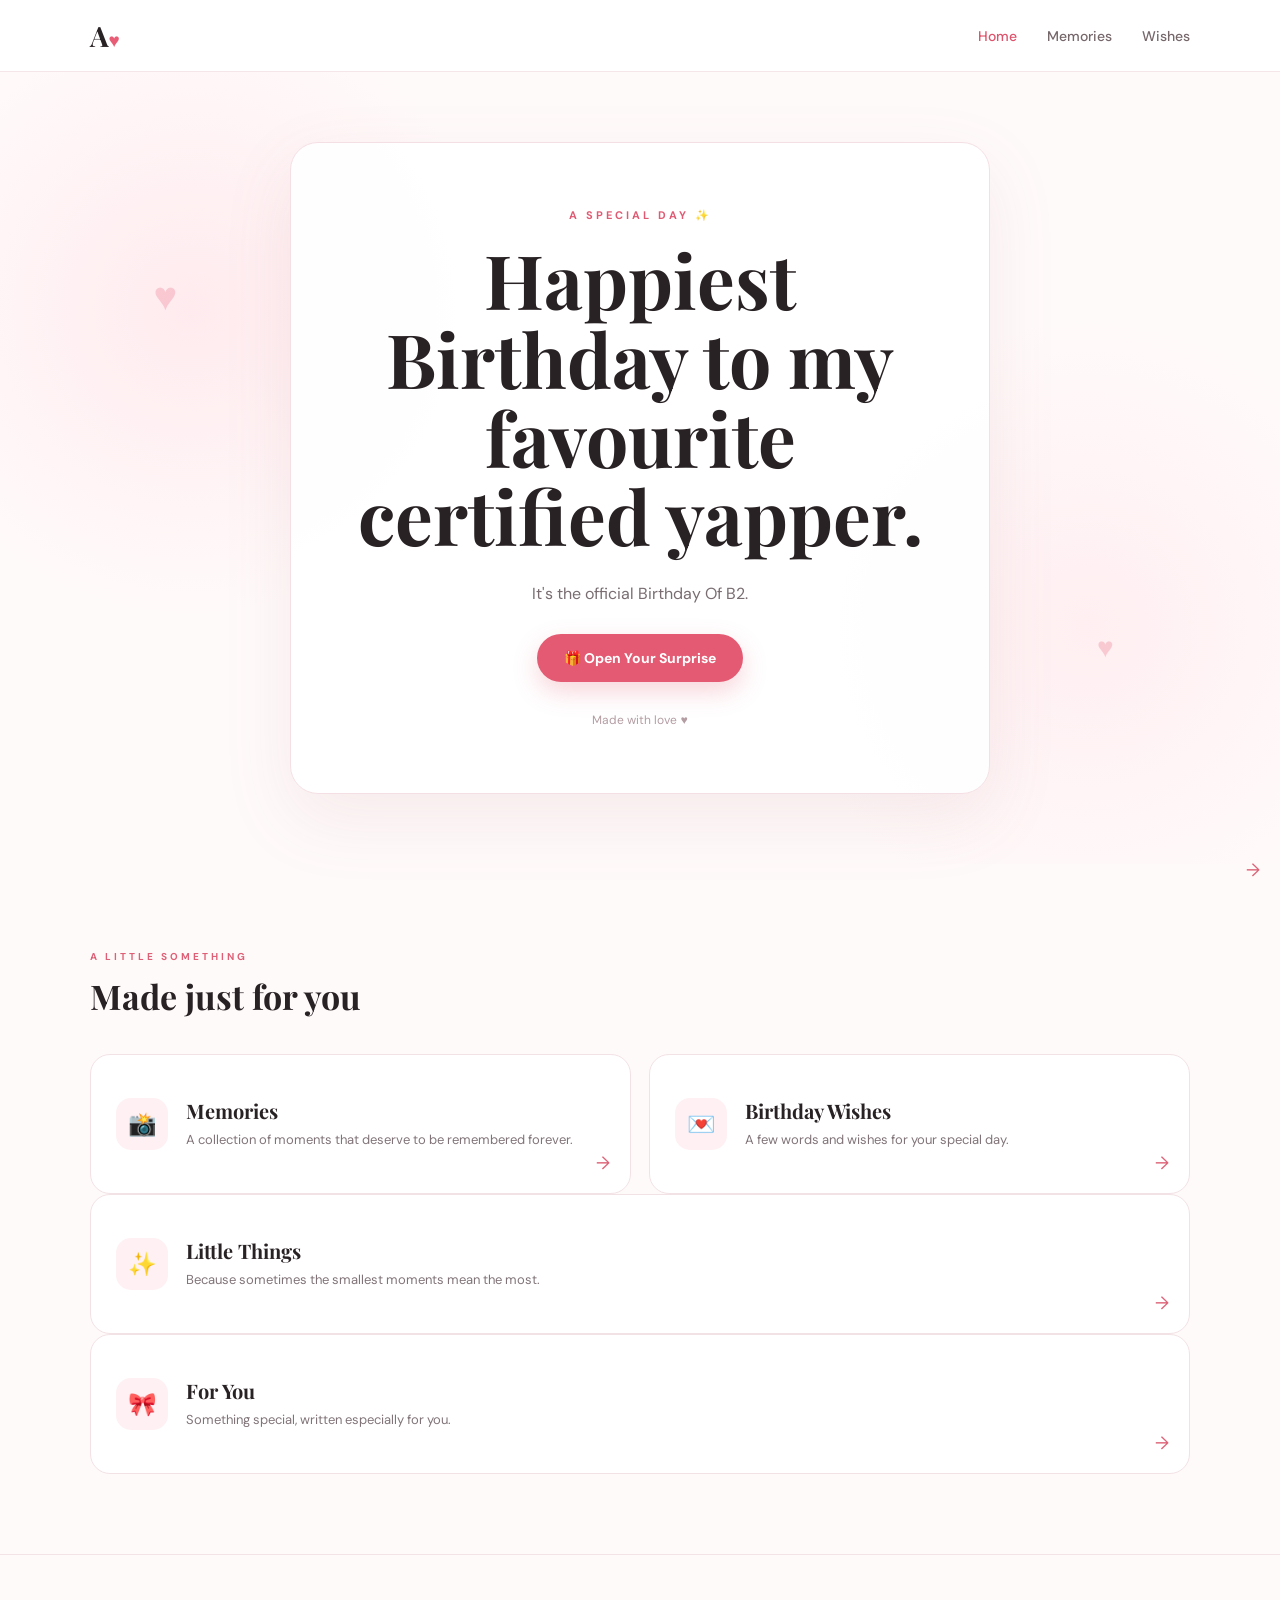
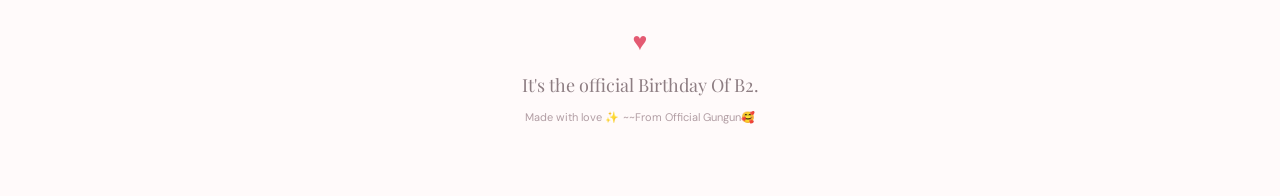
<file: index.html>
<!DOCTYPE html>
<html lang="en">
<head>
    <meta charset="UTF-8">
    <meta name="viewport" content="width=device-width, initial-scale=1.0">
    <title>Happiest Birthday B2 💗</title>

    <link rel="preconnect" href="https://fonts.googleapis.com">
    <link rel="preconnect" href="https://fonts.gstatic.com" crossorigin>
    <link href="https://fonts.googleapis.com/css2?family=DM+Sans:wght@400;500;600;700&family=Playfair+Display:wght@600;700&display=swap" rel="stylesheet">

    <link rel="stylesheet" href="style.css">
</head>

<body>

    <div id="celebration"></div>

    <header class="topbar">
        <div class="logo">A<span>♥</span></div>

        <nav>
            <a href="index.html" class="active">Home</a>
            <a href="#memories">Memories</a>
            <a href="#wishes">Wishes</a>
        </nav>
    </header>

    <main>

        <section class="hero">

            <div class="hero-decoration heart-one">♥</div>
            <div class="hero-decoration heart-two">♥</div>

            <div class="main-card">

                <div class="small-label">A SPECIAL DAY ✨</div>

                <h1>
                    Happiest Birthday to my<br>
                    favourite certified yapper.
                </h1>

                <p class="hero-text">
                    It's the official Birthday Of B2.
                </p>

                <button class="surprise-btn" onclick="startSurprise()">
                    <span>🎁</span> Open Your Surprise
                </button>

                <div class="card-bottom">
                    Made with love ♥
                </div>

            </div>

        </section>

        <section class="cards-section">

            <div class="section-heading">
                <span>A LITTLE SOMETHING</span>
                <h2>Made just for you</h2>
            </div>

            <div class="cards-grid" id="memories">

                <div class="info-card memories-card"
     onclick="window.location.href='memories.html'"
     style="cursor: pointer;">

    <div class="card-icon">📸</div>

    <div>
        <h3>Memories</h3>
        <p>
            A collection of moments that
            deserve to be remembered forever.
        </p>
    </div>

    <div class="card-arrow">→</div>

                </div>

                <div class="info-card" id="wishes" onclick="window.location.href='wishes.html'" style="cursor: pointer;">

    <div class="card-icon">💌</div>

    <div>
        <h3>Birthday Wishes</h3>
        <p>
            A few words and wishes for
            your special day.
        </p>
    </div>

    <div class="card-arrow">→</div>

                </div>

                    <div class="card-arrow">→</div>

                </div>

                <div class="info-card"
     onclick="window.location.href='little-things.html'"
     style="cursor: pointer;">

    <div class="card-icon">✨</div>

    <div>
        <h3>Little Things</h3>
        <p>
            Because sometimes the smallest
            moments mean the most.
        </p>
    </div>

    <div class="card-arrow">→</div>

                </div>

                <div class="info-card"
     onclick="window.location.href='for-you.html'"
     style="cursor: pointer;">

    <div class="card-icon">🎀</div>

    <div>
        <h3>For You</h3>
        <p>
            Something special, written
            especially for you.
        </p>
    </div>

    <div class="card-arrow">→</div>


            </div>

        </section>

        <footer>
            <div class="footer-heart">♥</div>
            <p>It's the official Birthday Of B2.</p>
            <small>Made with love ✨</small>
            <small>~~From Official Gungun🥰</small>
        </footer>

    </main>

    <script src="script.js"></script>

</body>
</html>
</file>
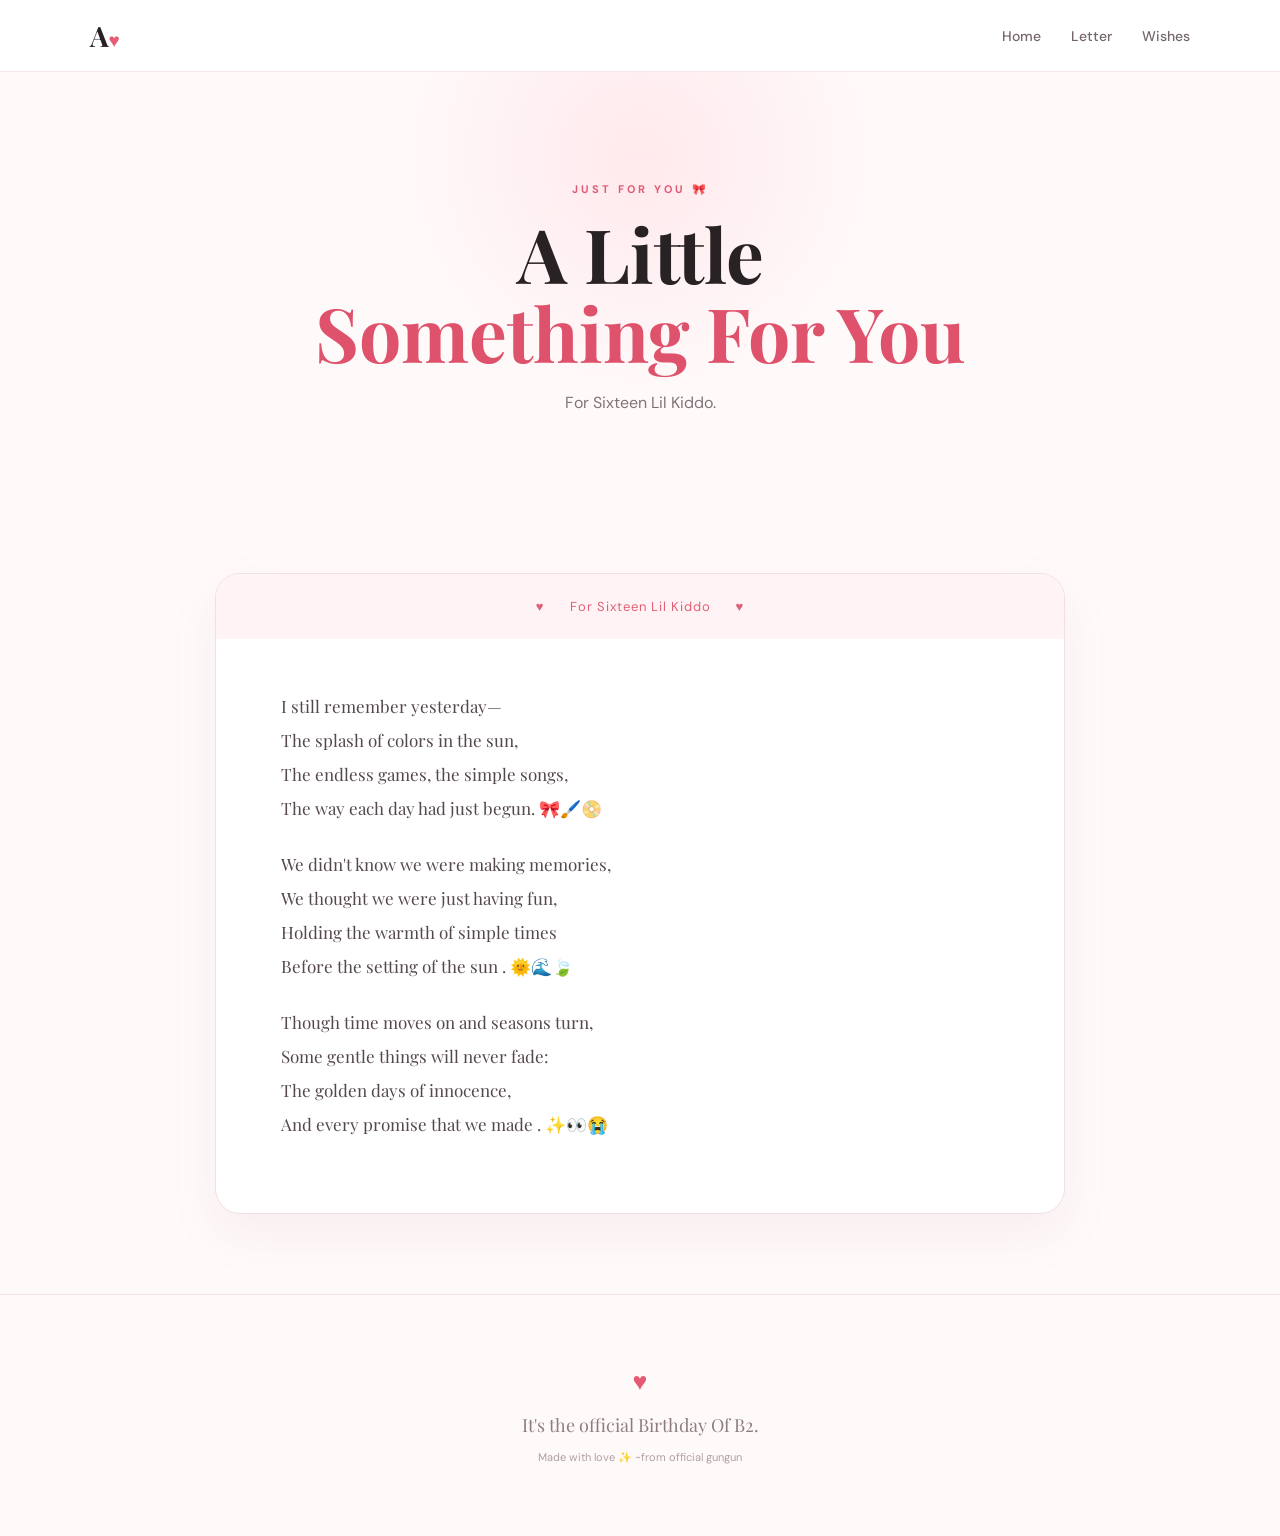
<file: for-you.html>
<!DOCTYPE html>
<html lang="en">

<head>
    <meta charset="UTF-8">
    <meta name="viewport" content="width=device-width, initial-scale=1.0">

    <title>For You 🎀</title>

    <link rel="preconnect" href="https://fonts.googleapis.com">
    <link rel="preconnect" href="https://fonts.gstatic.com" crossorigin>

    <link href="https://fonts.googleapis.com/css2?family=DM+Sans:wght@400;500;600;700&family=Playfair+Display:wght@600;700&display=swap" rel="stylesheet">

    <link rel="stylesheet" href="style.css">
</head>

<body>

    <div id="celebration"></div>

    <header class="topbar">

        <div class="logo">A<span>♥</span></div>

        <nav>
            <a href="index.html">Home</a>
            <a href="surprise.html">Letter</a>
            <a href="wishes.html">Wishes</a>
        </nav>

    </header>


    <main>

        <section class="inner-hero">

            <div class="small-label">JUST FOR YOU 🎀</div>

            <h1>
                A Little<br>
                <span>Something For You</span>
            </h1>

            <p>
                For Sixteen Lil Kiddo.
            </p>

        </section>


        <section class="content-section">

            <div class="letter-card">

                <div class="letter-top">
                    <span>♥</span>
                    <span>For Sixteen Lil Kiddo</span>
                    <span>♥</span>
                </div>


                <div class="letter-content">

                    <p>
                        I still remember yesterday—<br>
                        The splash of colors in the sun,<br>
                        The endless games, the simple songs,<br>
                        The way each day had just begun. 🎀🖌️📀
                    </p>

                    <p>
                        We didn't know we were making memories,<br>
                        We thought we were just having fun,<br>
                        Holding the warmth of simple times<br>
                        Before the setting of the sun . 🌞🌊🍃
                    </p>

                    <p>
                        Though time moves on and seasons turn,<br>
                        Some gentle things will never fade:<br>
                        The golden days of innocence,<br>
                        And every promise that we made . ✨👀😭
                    </p>

                </div>

            </div>

        </section>


        <footer>

            <div class="footer-heart">♥</div>

            <p>
                It's the official Birthday Of B2.
            </p>

            <small>
                Made with love ✨
            </small>

            <small>
                ~from official gungun
            </small>

        </footer>

    </main>


    <script src="script.js"></script>

</body>

</html>
</file>
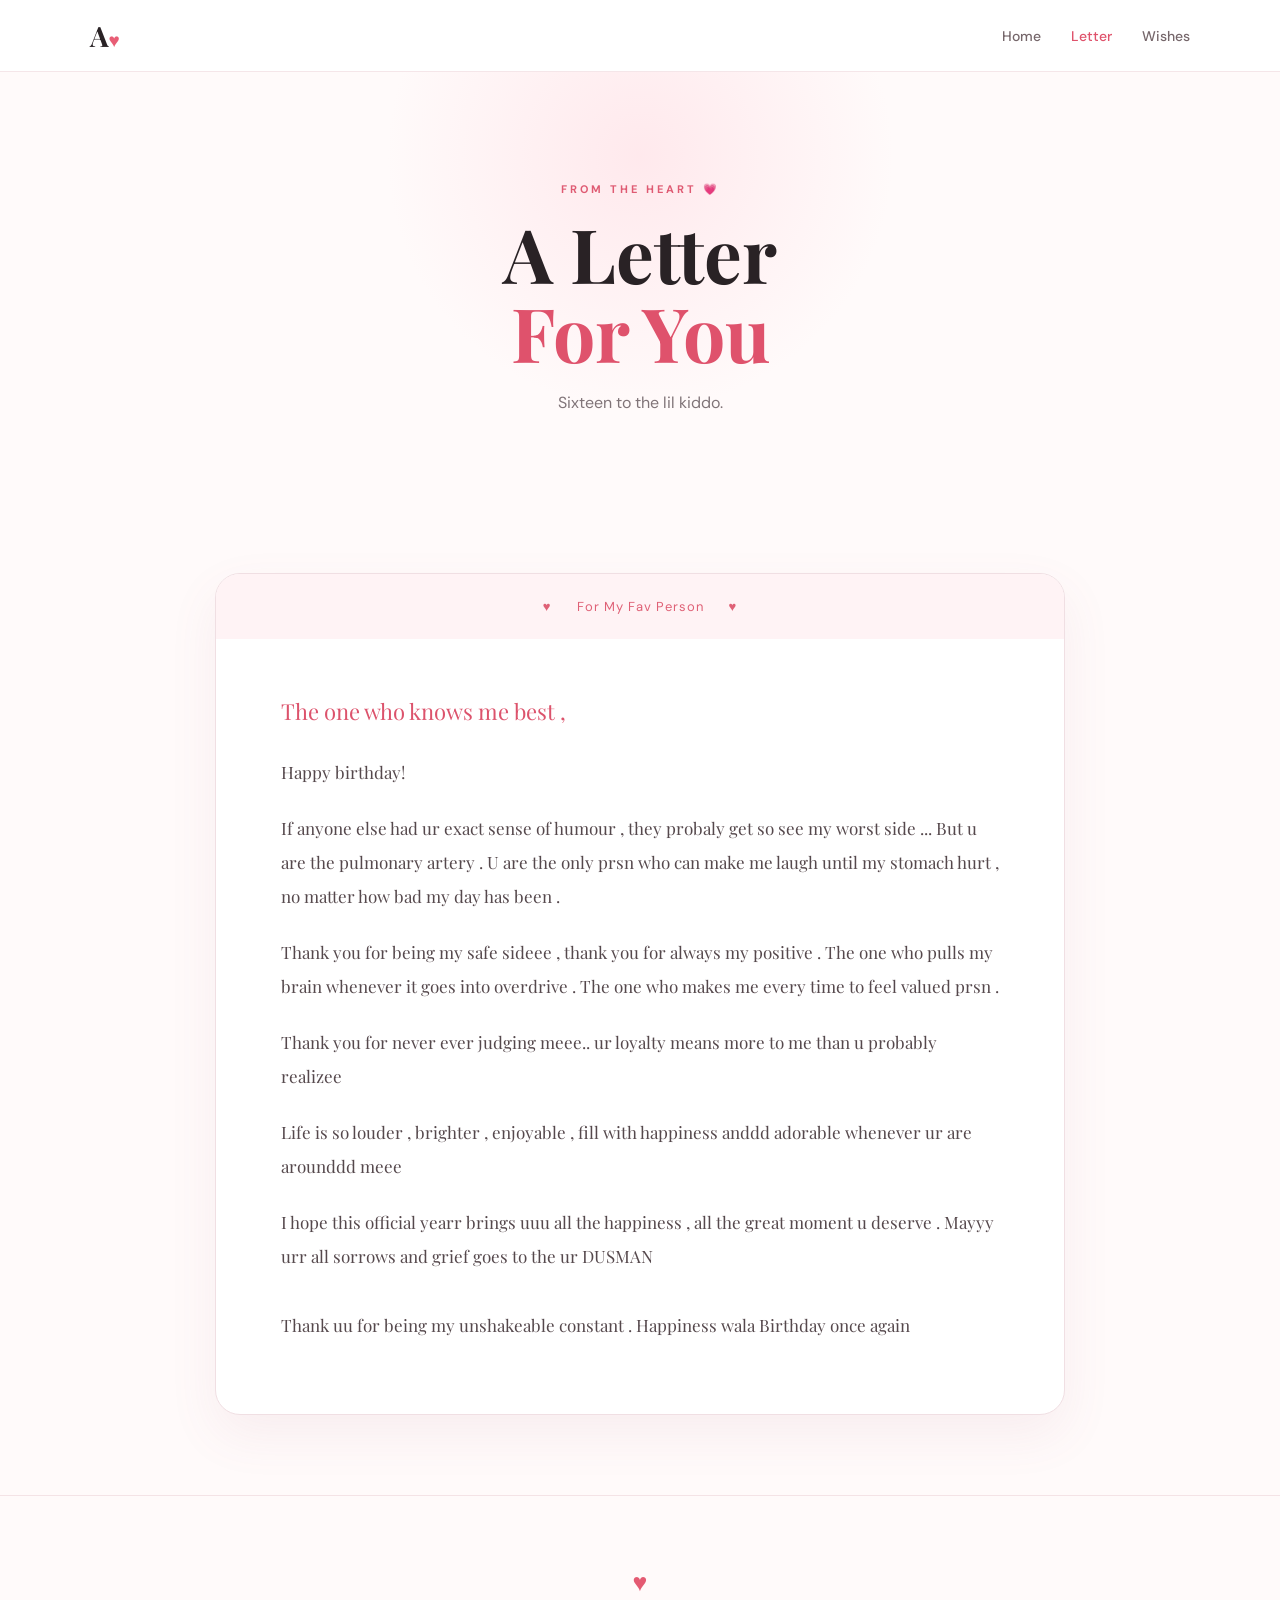
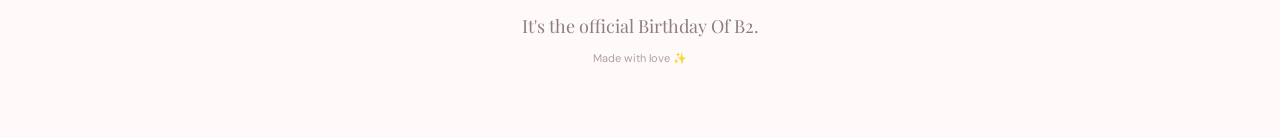
<file: letter.html>
<!DOCTYPE html>
<html lang="en">
<head>
    <meta charset="UTF-8">
    <meta name="viewport" content="width=device-width, initial-scale=1.0">

    <title>A Letter For You 💌</title>

    <link rel="preconnect" href="https://fonts.googleapis.com">
    <link rel="preconnect" href="https://fonts.gstatic.com" crossorigin>
    <link href="https://fonts.googleapis.com/css2?family=DM+Sans:wght@400;500;600;700&family=Playfair+Display:wght@600;700&display=swap" rel="stylesheet">

    <link rel="stylesheet" href="style.css">
</head>

<body>

    <div id="celebration"></div>

    <header class="topbar">

        <div class="logo">A<span>♥</span></div>

        <nav>
            <a href="index.html">Home</a>
            <a href="surprise.html" class="active">Letter</a>
            <a href="wishes.html">Wishes</a>
        </nav>

    </header>


    <main>

        <section class="inner-hero">

            <div class="small-label">FROM THE HEART 💗</div>

            <h1>
                A Letter<br>
                <span>For You</span>
            </h1>

            <p>
                Sixteen to the lil kiddo.
            </p>

        </section>


        <section class="content-section">

            <div class="letter-card">

                <div class="letter-top">
                    <span>♥</span>
                    <span>For My Fav Person </span>
                    <span>♥</span>
                </div>


                <div class="letter-content">

                    <p class="letter-greeting">
                        The one who knows me best ,
                    </p>

                    <p>
                        Happy birthday!
                    </p>

                    <p>
                        If anyone else had ur exact sense of humour ,
                        they probaly get so see my worst side ...
                        But u are the pulmonary artery . U are the only
                        prsn who can make me laugh until my stomach hurt ,
                        no matter how bad my day has been .
                    </p>

                    <p>
                        Thank you for being my safe sideee ,
                        thank you for always my positive .
                        The one who pulls my brain whenever it goes into overdrive .
                        The one who makes me every time to feel valued prsn .
                    </p>

                    <p>
                        Thank you for never ever judging meee..
                        ur loyalty means more to me than u probably realizee
                    </p>

                    <p>
                        Life is so louder , brighter , enjoyable ,
                        fill with happiness anddd adorable whenever ur are arounddd meee
                    </p>

                    <p>
                        I hope this official yearr brings uuu all the happiness ,
                        all the great moment u deserve .
                        Mayyy urr all sorrows and grief goes to the ur DUSMAN
                    </p>

                    <p class="letter-ending">
                        Thank uu for being my unshakeable constant .
                        Happiness wala Birthday once again
                    </p>

                </div>

            </div>

        </section>


        <footer>

            <div class="footer-heart">♥</div>

            <p>
                It's the official Birthday Of B2.
            </p>

            <small>
                Made with love ✨
            </small>

        </footer>

    </main>


    <script src="script.js"></script>

</body>
</html>
</file>
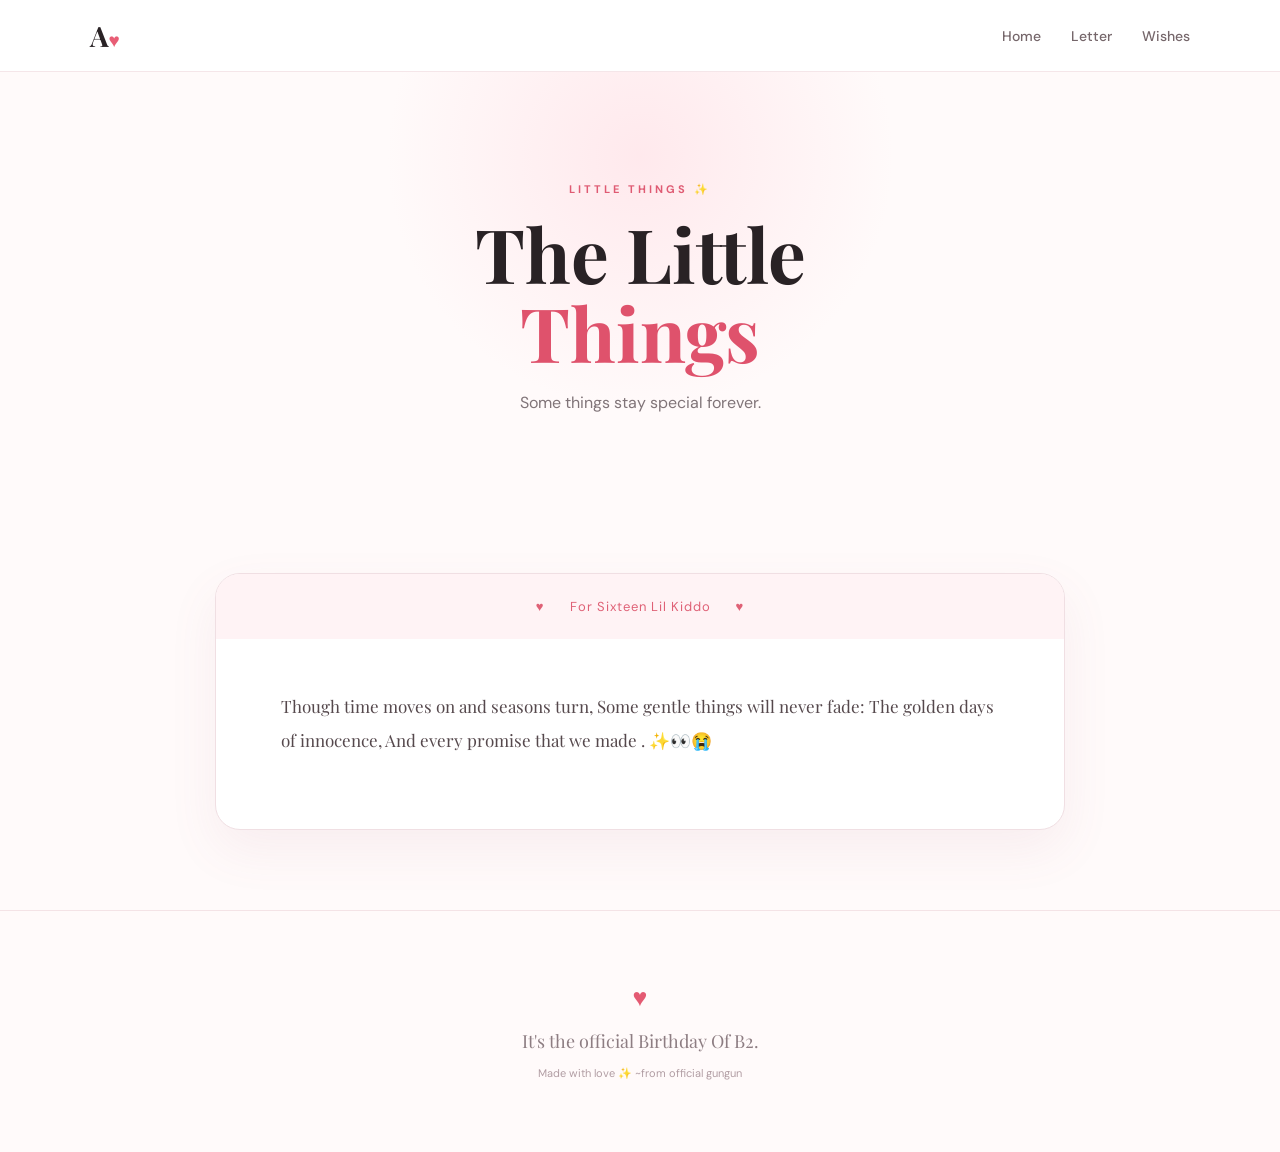
<file: little-things.html>
<!DOCTYPE html>
<html lang="en">

<head>
    <meta charset="UTF-8">
    <meta name="viewport" content="width=device-width, initial-scale=1.0">

    <title>Little Things ✨</title>

    <link rel="preconnect" href="https://fonts.googleapis.com">
    <link rel="preconnect" href="https://fonts.gstatic.com" crossorigin>

    <link href="https://fonts.googleapis.com/css2?family=DM+Sans:wght@400;500;600;700&family=Playfair+Display:wght@600;700&display=swap" rel="stylesheet">

    <link rel="stylesheet" href="style.css">
</head>

<body>

    <div id="celebration"></div>

    <header class="topbar">

        <div class="logo">A<span>♥</span></div>

        <nav>
            <a href="index.html">Home</a>
            <a href="surprise.html">Letter</a>
            <a href="wishes.html">Wishes</a>
        </nav>

    </header>


    <main>

        <section class="inner-hero">

            <div class="small-label">LITTLE THINGS ✨</div>

            <h1>
                The Little<br>
                <span>Things</span>
            </h1>

            <p>
                Some things stay special forever.
            </p>

        </section>


        <section class="content-section">

            <div class="letter-card">

                <div class="letter-top">
                    <span>♥</span>
                    <span>For Sixteen Lil Kiddo</span>
                    <span>♥</span>
                </div>

                <div class="letter-content">

                    <p>
                        Though time moves on and seasons turn,
                        Some gentle things will never fade:
                        The golden days of innocence,
                        And every promise that we made . ✨👀😭
                    </p>

                </div>

            </div>

        </section>


        <footer>

            <div class="footer-heart">♥</div>

            <p>
                It's the official Birthday Of B2.
            </p>

            <small>
                Made with love ✨
            </small>

            <small>
                ~from official gungun
            </small>

        </footer>

    </main>


    <script src="script.js"></script>

</body>

</html>
</file>
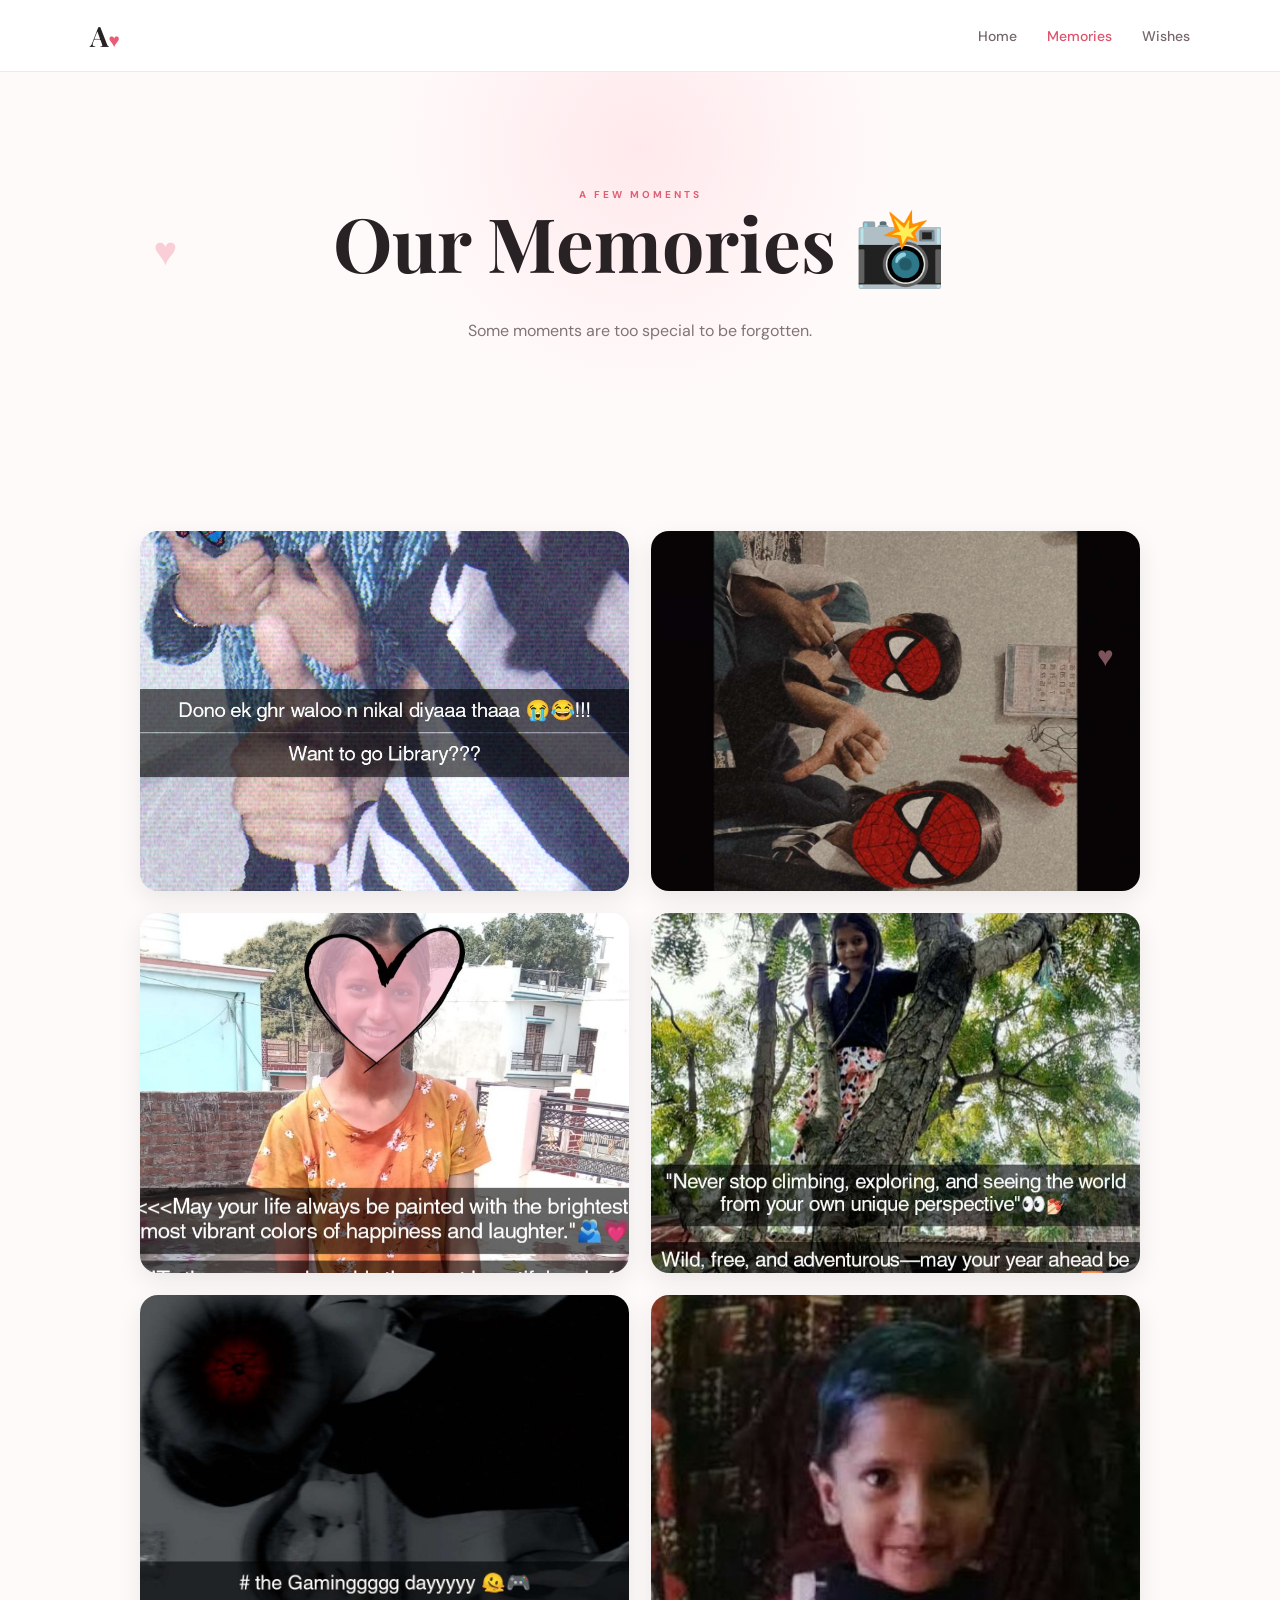
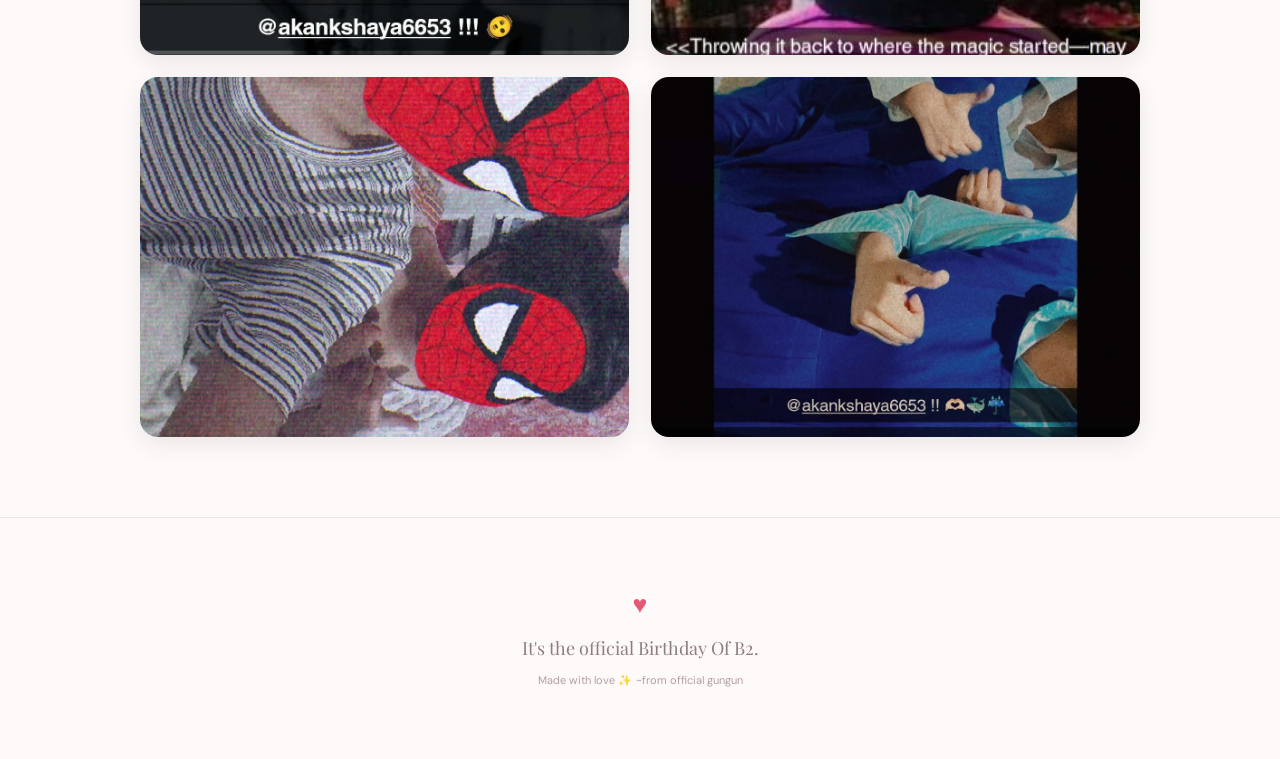
<file: memories.html>
<!DOCTYPE html>
<html lang="en">
<head>
    <meta charset="UTF-8">
    <meta name="viewport" content="width=device-width, initial-scale=1.0">

    <title>Memories 💗</title>

    <link rel="preconnect" href="https://fonts.googleapis.com">
    <link rel="preconnect" href="https://fonts.gstatic.com" crossorigin>

    <link href="https://fonts.googleapis.com/css2?family=DM+Sans:wght@400;500;600;700&family=Playfair+Display:wght@600;700&display=swap" rel="stylesheet">

    <link rel="stylesheet" href="style.css">
</head>

<body>

    <header class="topbar">

        <div class="logo">A<span>♥</span></div>

        <nav>
            <a href="index.html">Home</a>
            <a href="memories.html" class="active">Memories</a>
            <a href="wishes.html">Wishes</a>
        </nav>

    </header>


    <main>

        <section class="inner-hero">

            <div class="hero-decoration heart-one">♥</div>
            <div class="hero-decoration heart-two">♥</div>

            <div class="section-heading">
                <span>A FEW MOMENTS</span>
                <h1>Our Memories 📸</h1>
            </div>

            <p class="hero-text">
                Some moments are too special to be forgotten.
            </p>

        </section>


        <section class="content-section">

            <div class="photo-grid">

                <div class="memory-photo">
                    <img src="photos/photo1.jpg" alt="Memory 1">
                </div>

                <div class="memory-photo">
                    <img src="photos/photo2.jpg" alt="Memory 2">
                </div>

                <div class="memory-photo">
                    <img src="photos/photo3.jpg" alt="Memory 3">
                </div>

                <div class="memory-photo">
                    <img src="photos/photo4.jpg" alt="Memory 4">
                </div>

                <div class="memory-photo">
                    <img src="photos/photo5.jpg" alt="Memory 5">
                </div>

                <div class="memory-photo">
                    <img src="photos/photo6.jpg" alt="Memory 6">
                </div>

                <div class="memory-photo">
                    <img src="photos/photo7.jpg" alt="Memory 7">
                </div>

                <div class="memory-photo">
                    <img src="photos/photo8.jpg" alt="Memory 8">
                </div>

            </div>

        </section>


        <footer>

            <div class="footer-heart">♥</div>

            <p>It's the official Birthday Of B2.</p>

            <small>Made with love ✨</small>

            <small>~from official gungun</small>

        </footer>

    </main>

</body>
</html>
</file>
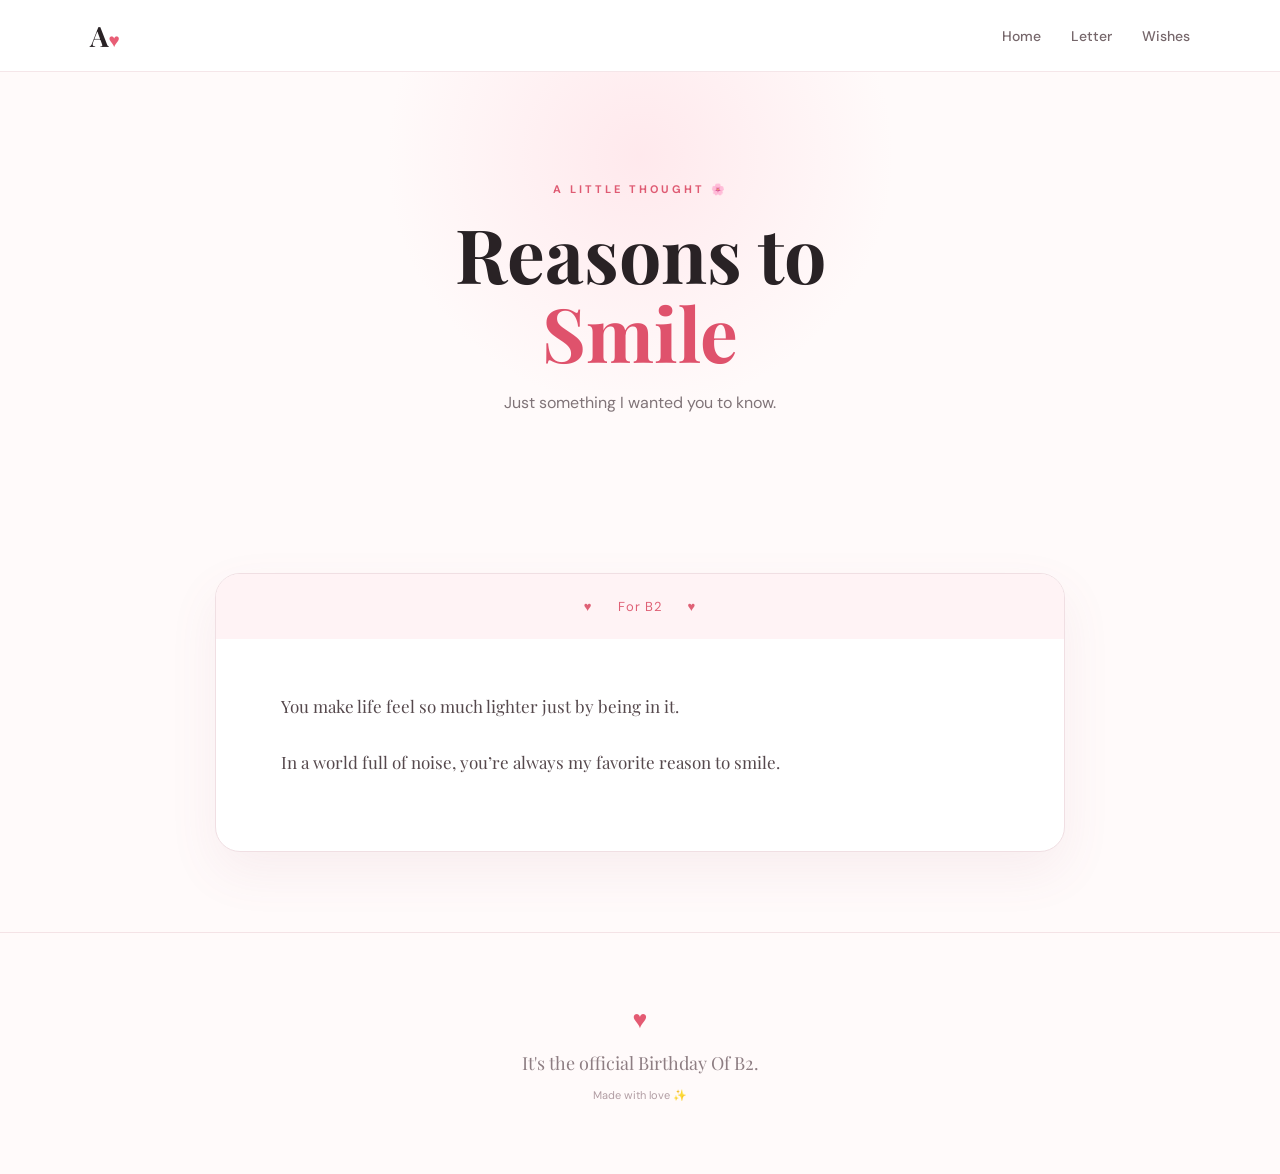
<file: smile.html>
<!DOCTYPE html>
<html lang="en">
<head>
    <meta charset="UTF-8">
    <meta name="viewport" content="width=device-width, initial-scale=1.0">

    <title>Reasons to Smile 🌸</title>

    <link rel="preconnect" href="https://fonts.googleapis.com">
    <link rel="preconnect" href="https://fonts.gstatic.com" crossorigin>
    <link href="https://fonts.googleapis.com/css2?family=DM+Sans:wght@400;500;600;700&family=Playfair+Display:wght@600;700&display=swap" rel="stylesheet">

    <link rel="stylesheet" href="style.css">
</head>

<body>

    <div id="celebration"></div>

    <header class="topbar">

        <div class="logo">A<span>♥</span></div>

        <nav>
            <a href="index.html">Home</a>
            <a href="surprise.html">Letter</a>
            <a href="wishes.html">Wishes</a>
        </nav>

    </header>


    <main>

        <section class="inner-hero">

            <div class="small-label">A LITTLE THOUGHT 🌸</div>

            <h1>
                Reasons to<br>
                <span>Smile</span>
            </h1>

            <p>
                Just something I wanted you to know.
            </p>

        </section>


        <section class="content-section">

            <div class="letter-card">

                <div class="letter-top">
                    <span>♥</span>
                    <span>For B2</span>
                    <span>♥</span>
                </div>

                <div class="letter-content">

                    <p>
                        You make life feel so much lighter just by being in it.
                    </p>

                    <p>
                        In a world full of noise, you’re always my favorite
                        reason to smile.
                    </p>

                </div>

            </div>

        </section>


        <footer>

            <div class="footer-heart">♥</div>

            <p>
                It's the official Birthday Of B2.
            </p>

            <small>
                Made with love ✨
            </small>

        </footer>

    </main>

    <script src="script.js"></script>

</body>
</html>
</file>
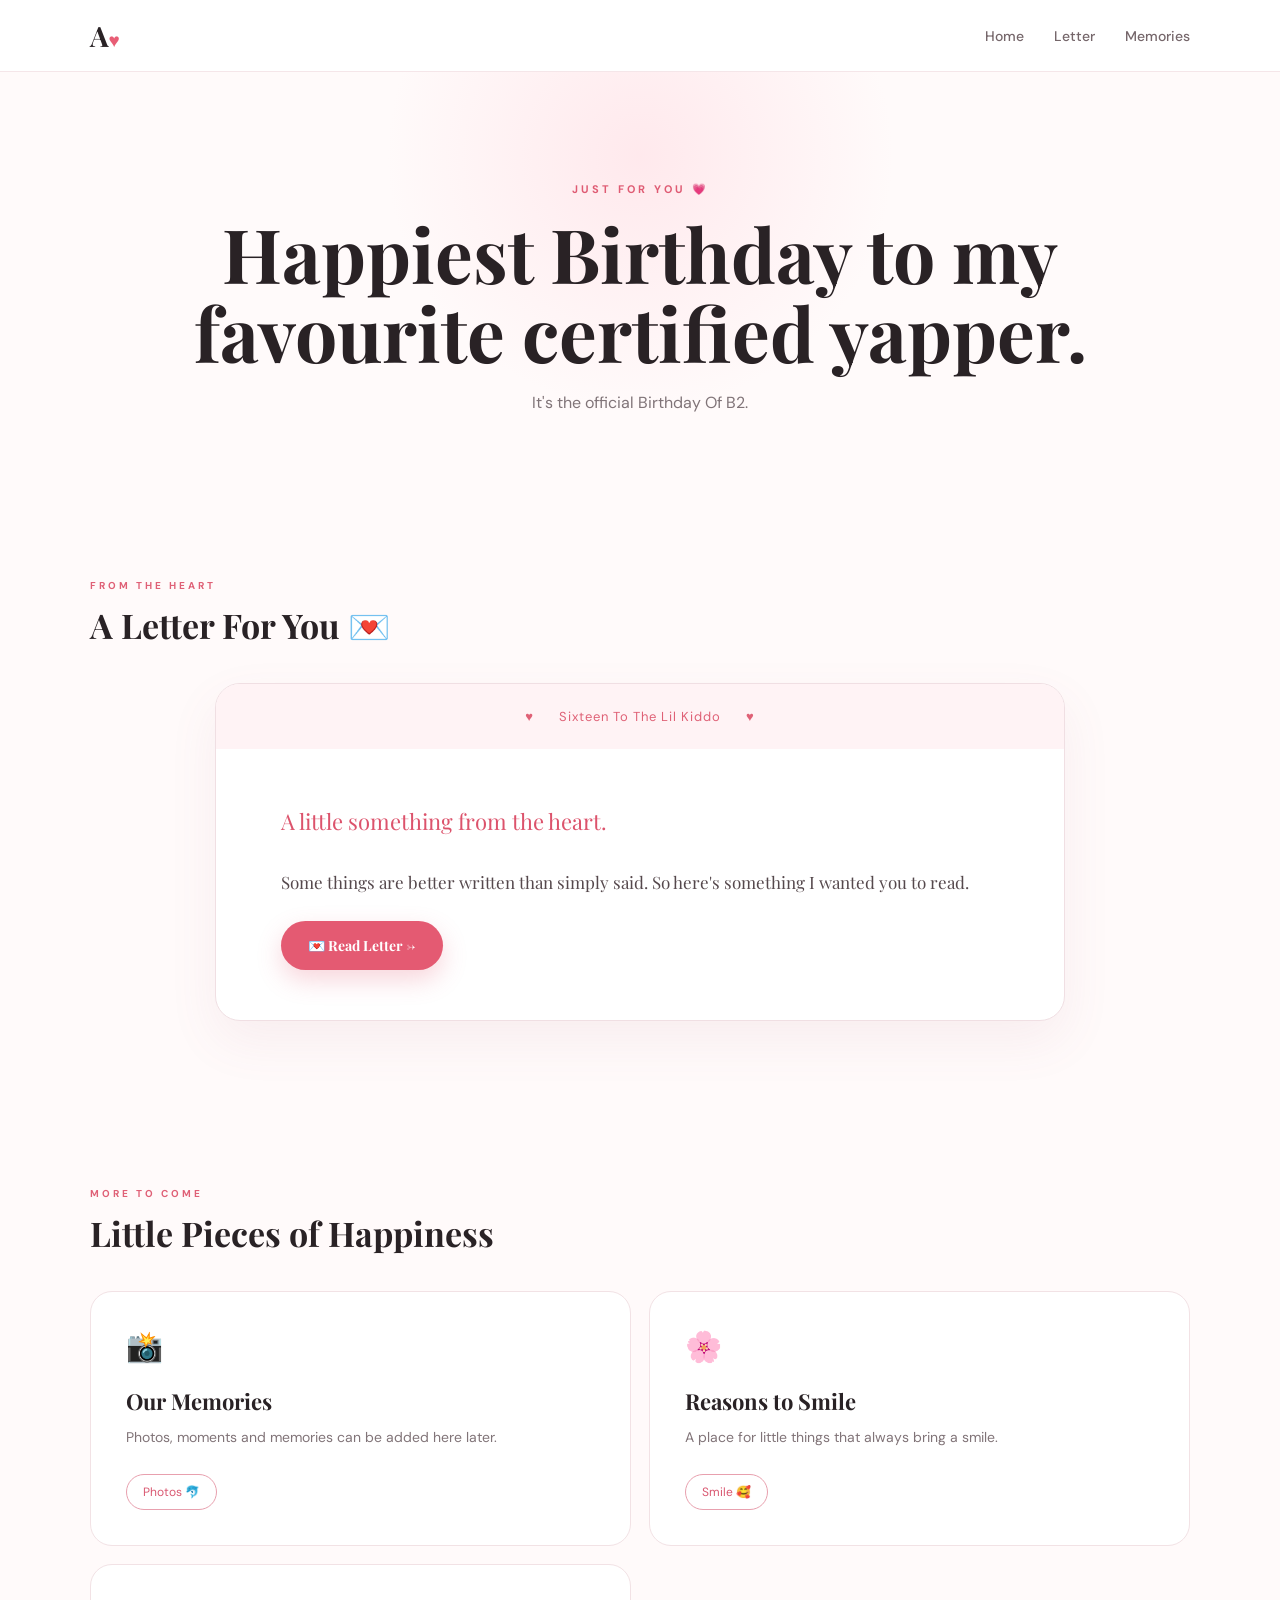
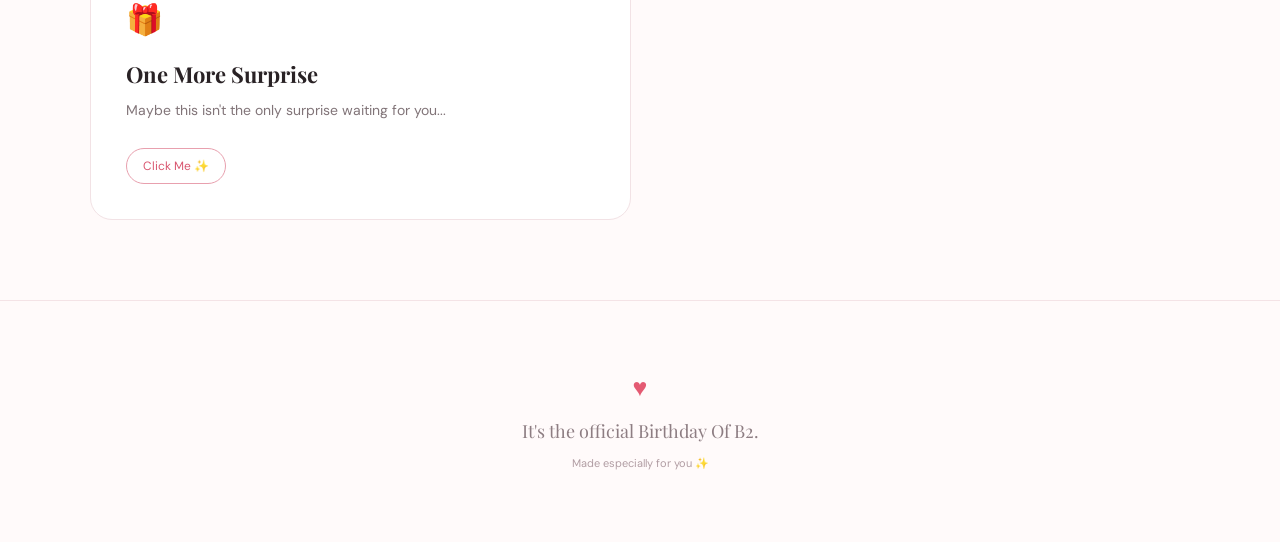
<file: surprise.html>
<!DOCTYPE html>
<html lang="en">
<head>
    <meta charset="UTF-8">
    <meta name="viewport" content="width=device-width, initial-scale=1.0">

    <title>It's the official Birthday Of B2 💌</title>

    <link rel="preconnect" href="https://fonts.googleapis.com">
    <link rel="preconnect" href="https://fonts.gstatic.com" crossorigin>
    <link href="https://fonts.googleapis.com/css2?family=DM+Sans:wght@400;500;600;700&family=Playfair+Display:wght@600;700&display=swap" rel="stylesheet">

    <link rel="stylesheet" href="style.css">
</head>

<body>

    <div id="celebration"></div>

    <header class="topbar">

        <div class="logo">A<span>♥</span></div>

        <nav>
            <a href="index.html">Home</a>
            <a href="#letter">Letter</a>
            <a href="#memories">Memories</a>
        </nav>

    </header>

    <main>

        <section class="inner-hero">

            <div class="small-label">JUST FOR YOU 💗</div>

            <h1>
                Happiest Birthday to my<br>
                favourite certified yapper.
            </h1>

            <p>
                It's the official Birthday Of B2.
            </p>

        </section>

        <section class="content-section" id="letter">

    <div class="section-heading">
        <span>FROM THE HEART</span>
        <h2>A Letter For You 💌</h2>
    </div>

    <div class="letter-card">

        <div class="letter-top">
            <span>♥</span>
            <span> Sixteen To The Lil Kiddo</span>
            <span>♥</span>
        </div>

        <div class="letter-content">

            <p class="letter-greeting">
                A little something from the heart.
            </p>

            <p>
                Some things are better written than simply said.
                So here's something I wanted you to read.
            </p>

            <button class="surprise-btn"
                    onclick="window.location.href='letter.html'">
                💌 Read Letter →
            </button>

        </div>

    </div>

        </section>

        <section class="content-section" id="memories">

            <div class="section-heading">
                <span>MORE TO COME</span>
                <h2>Little Pieces of Happiness</h2>
            </div>

            <div class="cards-grid">

    <div class="big-info-card">
        
        <div class="big-icon">📸</div>

        <h3>Our Memories</h3>

        <p>
            Photos, moments and memories
            can be added here later.
        </p>

        <button class="outline-btn"
                onclick="window.location.href='memories.html'">
            Photos 🐬
        </button>

    </div>

                <div class="big-info-card"
     onclick="window.location.href='smile.html'"
     style="cursor: pointer;">

    <div class="big-icon">🌸</div>

    <h3>Reasons to Smile</h3>

    <p>
        A place for little things that
        always bring a smile.
    </p>

    <button class="outline-btn">
        Smile 🥰
    </button>

                </div>
                <div class="big-info-card">

                    <div class="big-icon">🎁</div>

                    <h3>One More Surprise</h3>

                    <p>
                        Maybe this isn't the only
                        surprise waiting for you...
                    </p>

                    <button class="outline-btn" onclick="moreSurprise()">
                        Click Me ✨
                    </button>

                </div>

            </div>

        </section>

        <footer>

            <div class="footer-heart">♥</div>

            <p>
                It's the official Birthday Of B2.
            </p>

            <small>
                Made especially for you ✨
            </small>

        </footer>

    </main>

    <script src="script.js"></script>

</body>
</html>
</file>
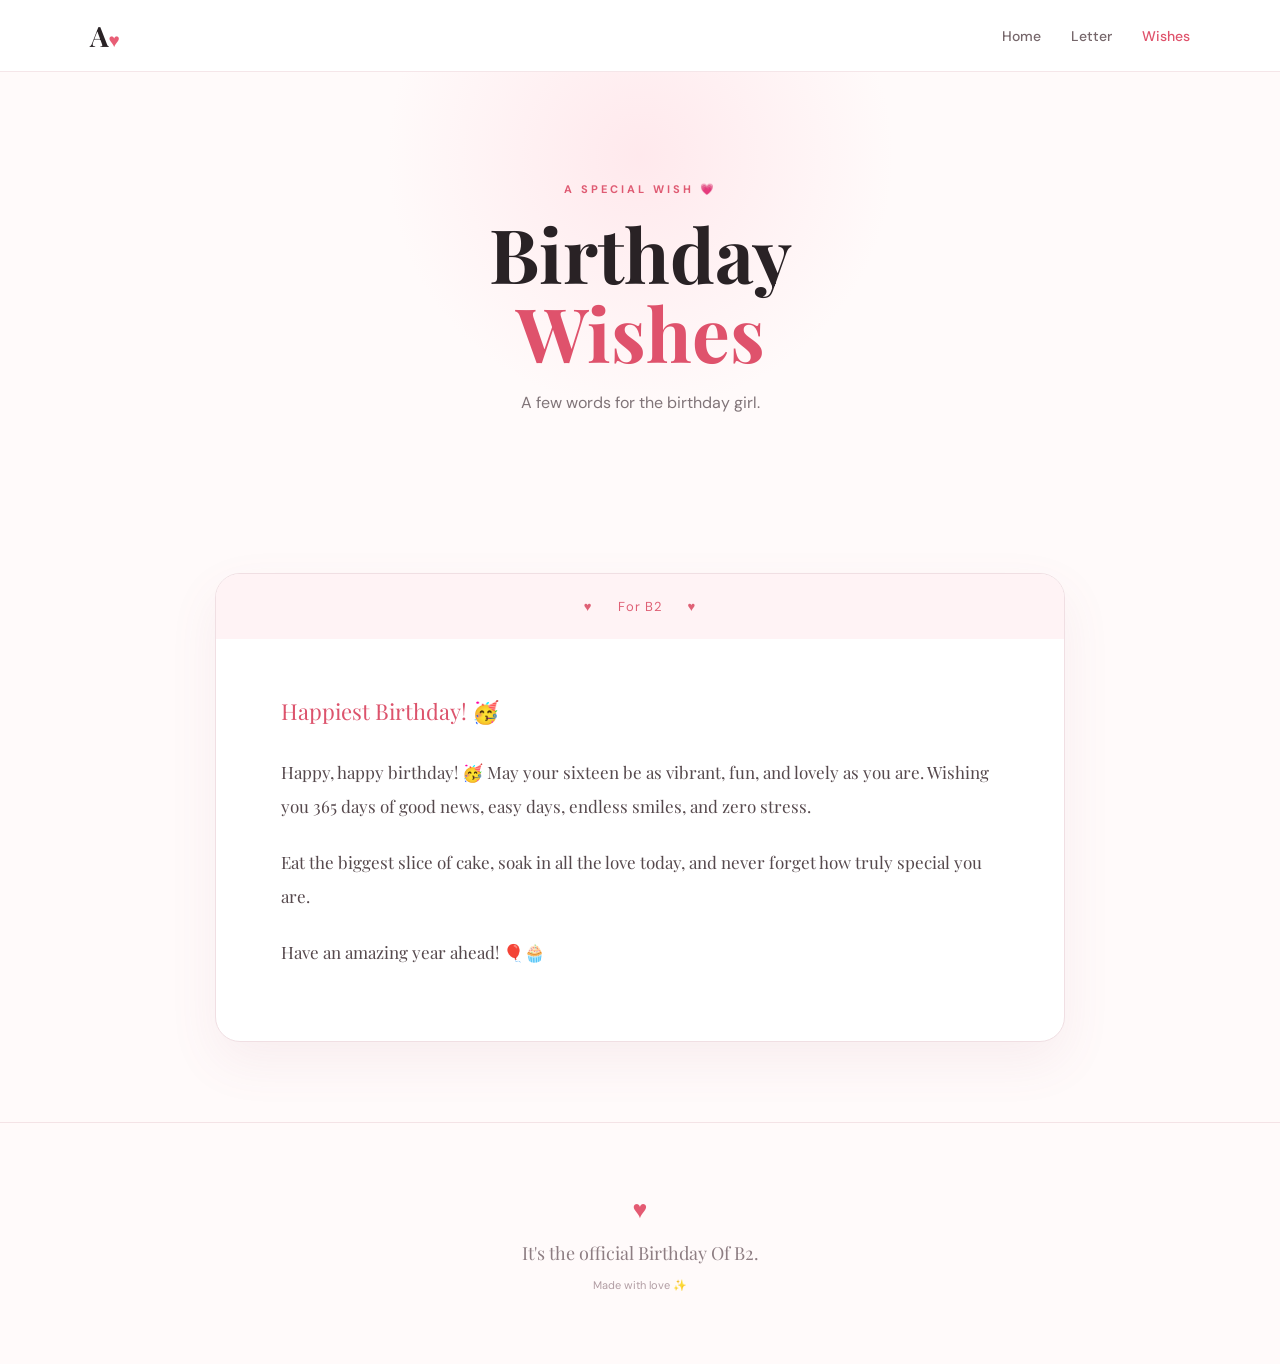
<file: wishes.html>
<!DOCTYPE html>
<html lang="en">
<head>
    <meta charset="UTF-8">
    <meta name="viewport" content="width=device-width, initial-scale=1.0">

    <title>Birthday Wishes 💌</title>

    <link rel="preconnect" href="https://fonts.googleapis.com">
    <link rel="preconnect" href="https://fonts.gstatic.com" crossorigin>
    <link href="https://fonts.googleapis.com/css2?family=DM+Sans:wght@400;500;600;700&family=Playfair+Display:wght@600;700&display=swap" rel="stylesheet">

    <link rel="stylesheet" href="style.css">
</head>

<body>

    <div id="celebration"></div>

    <header class="topbar">

        <div class="logo">A<span>♥</span></div>

        <nav>
            <a href="index.html">Home</a>
            <a href="surprise.html">Letter</a>
            <a href="wishes.html" class="active">Wishes</a>
        </nav>

    </header>


    <main>

        <section class="inner-hero">

            <div class="small-label">A SPECIAL WISH 💗</div>

            <h1>
                Birthday<br>
                <span>Wishes</span>
            </h1>

            <p>
                A few words for the birthday girl.
            </p>

        </section>


        <section class="content-section">

            <div class="letter-card">

                <div class="letter-top">
                    <span>♥</span>
                    <span>For B2</span>
                    <span>♥</span>
                </div>


                <div class="letter-content">

                    <p class="letter-greeting">
                        Happiest Birthday! 🥳
                    </p>

                    <p>
                        Happy, happy birthday! 🥳 May your sixteen be as
                        vibrant, fun, and lovely as you are. Wishing you
                        365 days of good news, easy days, endless smiles,
                        and zero stress.
                    </p>

                    <p>
                        Eat the biggest slice of cake, soak in all the
                        love today, and never forget how truly special
                        you are.
                    </p>

                    <p>
                        Have an amazing year ahead! 🎈🧁
                    </p>

                </div>

            </div>

        </section>


        <footer>

            <div class="footer-heart">♥</div>

            <p>
                It's the official Birthday Of B2.
            </p>

            <small>
                Made with love ✨
            </small>

        </footer>

    </main>

    <script src="script.js"></script>

</body>
</html>
</file>
<file: style.css>
/* ==============================
   BASIC RESET
============================== */

* {
    margin: 0;
    padding: 0;
    box-sizing: border-box;
}

html {
    scroll-behavior: smooth;
}

body {
    font-family: "DM Sans", sans-serif;
    background: #fffafa;
    color: #292225;
    overflow-x: hidden;
}


/* ==============================
   HEADER
============================== */

.topbar {
    width: 100%;
    height: 72px;

    display: flex;
    align-items: center;
    justify-content: space-between;

    padding: 0 7%;

    background: rgba(255, 255, 255, 0.92);

    border-bottom: 1px solid #f5e6e9;

    position: relative;
    z-index: 20;
}

.logo {
    font-family: "Playfair Display", serif;
    font-size: 28px;
    font-weight: 700;
}

.logo span {
    color: #e85d75;
    font-size: 19px;
}

nav {
    display: flex;
    gap: 30px;
}

nav a {
    text-decoration: none;
    color: #75666a;
    font-size: 14px;
    font-weight: 500;

    transition: 0.25s;
}

nav a:hover,
nav a.active {
    color: #df526b;
}


/* ==============================
   HERO
============================== */

.hero {
    min-height: 650px;

    display: flex;
    align-items: center;
    justify-content: center;

    padding: 70px 20px;

    position: relative;

    background:
        radial-gradient(
            circle at 15% 30%,
            rgba(255, 207, 217, 0.35),
            transparent 25%
        ),
        radial-gradient(
            circle at 85% 70%,
            rgba(255, 225, 231, 0.45),
            transparent 25%
        ),
        #fffafa;
}


/* ==============================
   MAIN CARD
============================== */

.main-card {
    width: min(700px, 100%);

    padding: 65px 55px;

    text-align: center;

    background: rgba(255, 255, 255, 0.94);

    border: 1px solid #f4dfe4;

    border-radius: 28px;

    box-shadow:
        0 25px 70px rgba(170, 95, 110, 0.10);

    position: relative;

    z-index: 5;
}

.small-label {
    color: #df5b73;

    font-size: 11px;

    font-weight: 700;

    letter-spacing: 3px;

    margin-bottom: 18px;
}

.main-card h1,
.inner-hero h1 {
    font-family: "Playfair Display", serif;

    font-size: clamp(45px, 7vw, 75px);

    line-height: 1.05;

    font-weight: 700;
}

.main-card h1 span,
.inner-hero h1 span {
    color: #df526c;
}

.hero-text {
    max-width: 500px;

    margin: 25px auto;

    color: #796d71;

    font-size: 16px;

    line-height: 1.8;
}


/* ==============================
   SURPRISE BUTTON
============================== */

.surprise-btn {
    border: none;

    background: #e45a72;

    color: white;

    padding: 15px 27px;

    border-radius: 50px;

    font-family: inherit;

    font-size: 14px;

    font-weight: 700;

    cursor: pointer;

    box-shadow:
        0 10px 25px rgba(228, 90, 114, 0.25);

    transition:
        transform 0.25s,
        box-shadow 0.25s;
}

.surprise-btn:hover {
    transform: translateY(-3px);

    box-shadow:
        0 15px 30px rgba(228, 90, 114, 0.32);
}

.surprise-btn:active {
    transform: scale(0.96);
}

.card-bottom {
    margin-top: 30px;

    color: #b39ca2;

    font-size: 12px;
}


/* ==============================
   DECORATIVE HEARTS
============================== */

.hero-decoration {
    position: absolute;

    color: #f4a4b3;

    font-size: 40px;

    opacity: 0.5;

    animation: floating 4s ease-in-out infinite;
}

.heart-one {
    left: 12%;
    top: 25%;
}

.heart-two {
    right: 13%;
    bottom: 25%;

    font-size: 28px;

    animation-delay: 1s;
}

@keyframes floating {

    0%, 100% {
        transform: translateY(0) rotate(-8deg);
    }

    50% {
        transform: translateY(-15px) rotate(8deg);
    }

}


/* ==============================
   SECTIONS
============================== */

.cards-section,
.content-section {
    width: min(1100px, 90%);

    margin: auto;

    padding: 80px 0;
}

.section-heading {
    margin-bottom: 35px;
}

.section-heading span {
    color: #df6076;

    font-size: 10px;

    letter-spacing: 3px;

    font-weight: 700;
}

.section-heading h2 {
    font-family: "Playfair Display", serif;

    font-size: 34px;

    margin-top: 8px;
}


/* ==============================
   SMALL CARDS
============================== */

.cards-grid {
    display: grid;

    grid-template-columns: repeat(2, 1fr);

    gap: 18px;
}

.info-card {
    background: white;

    border: 1px solid #f2e2e5;

    border-radius: 20px;

    padding: 25px;

    display: flex;

    align-items: center;

    gap: 18px;

    min-height: 140px;

    position: relative;

    transition:
        transform 0.25s,
        box-shadow 0.25s;
}

.info-card:hover {
    transform: translateY(-5px);

    box-shadow:
        0 15px 35px rgba(160, 80, 100, 0.09);
}

.card-icon {
    min-width: 52px;
    height: 52px;

    display: flex;

    align-items: center;
    justify-content: center;

    background: #fff0f3;

    border-radius: 15px;

    font-size: 23px;
}

.info-card h3 {
    font-family: "Playfair Display", serif;

    font-size: 20px;

    margin-bottom: 6px;
}

.info-card p {
    color: #817478;

    font-size: 13px;

    line-height: 1.6;

    padding-right: 20px;
}

.card-arrow {
    position: absolute;

    right: 20px;

    bottom: 18px;

    color: #dd6377;

    font-size: 18px;
}


/* ==============================
   SECOND PAGE HERO
============================== */

.inner-hero {
    text-align: center;

    padding: 110px 20px 80px;

    background:
        radial-gradient(
            circle at 50% 20%,
            rgba(255, 212, 220, 0.45),
            transparent 35%
        );
}

.inner-hero p {
    margin-top: 20px;

    color: #807478;

    font-size: 16px;
}


/* ==============================
   LETTER
============================== */

.letter-card {
    max-width: 850px;

    margin: auto;

    background: white;

    border: 1px solid #f0dfe3;

    border-radius: 25px;

    overflow: hidden;

    box-shadow:
        0 20px 50px rgba(170, 95, 110, 0.08);
}

.letter-top {
    height: 65px;

    background: #fff3f5;

    display: flex;

    justify-content: center;

    align-items: center;

    gap: 25px;

    color: #df6176;

    font-size: 13px;

    letter-spacing: 1px;
}

.letter-content {
    padding: 50px 65px;

    font-family: "Playfair Display", serif;

    font-size: 17px;

    line-height: 2;

    color: #55484c;
}

.letter-content p {
    margin-bottom: 22px;
}

.letter-greeting {
    color: #dc536c;

    font-size: 22px;
}

.letter-ending {
    margin-top: 35px;
}


/* ==============================
   BIG CARDS
============================== */

.big-info-card {
    background: white;

    border: 1px solid #f2e2e5;

    border-radius: 22px;

    padding: 35px;

    min-height: 250px;

    transition: 0.25s;
}

.big-info-card:hover {
    transform: translateY(-5px);

    box-shadow:
        0 15px 35px rgba(160, 80, 100, 0.09);
}

.big-icon {
    font-size: 30px;

    margin-bottom: 20px;
}

.big-info-card h3 {
    font-family: "Playfair Display", serif;

    font-size: 22px;

    margin-bottom: 10px;
}

.big-info-card p {
    color: #817478;

    line-height: 1.7;

    font-size: 14px;

    margin-bottom: 25px;
}

.outline-btn {
    background: transparent;

    border: 1px solid #e8a0ae;

    color: #d95770;

    border-radius: 30px;

    padding: 9px 16px;

    font-family: inherit;

    cursor: pointer;

    font-size: 12px;
}


/* ==============================
   FOOTER
============================== */

footer {
    text-align: center;

    padding: 70px 20px;

    border-top: 1px solid #f4e3e6;

    color: #8d7d82;
}

.footer-heart {
    color: #e45a72;

    font-size: 25px;

    margin-bottom: 15px;
}

footer p {
    font-family: "Playfair Display", serif;

    font-size: 18px;

    margin-bottom: 8px;
}

footer small {
    font-size: 11px;

    color: #b19da3;
}


/* ==============================
   FALLING CELEBRATION
============================== */

#celebration {
    position: fixed;

    inset: 0;

    pointer-events: none;

    z-index: 9999;

    overflow: hidden;
}

.falling-item {
    position: absolute;

    top: -70px;

    font-size: 25px;

    animation:
        fall linear forwards;

    will-change: transform;
}

@keyframes fall {

    0% {
        transform:
            translateY(-70px)
            rotate(0deg);

        opacity: 1;
    }

    100% {
        transform:
            translateY(110vh)
            rotate(360deg);

        opacity: 0.1;
    }

}


/* ==============================
   MOBILE
============================== */

@media (max-width: 700px) {

    .topbar {
        height: 62px;

        padding: 0 6%;
    }

    nav {
        gap: 14px;
    }

    nav a {
        font-size: 11px;
    }

    .hero {
        min-height: 600px;

        padding: 40px 15px;
    }

    .main-card {
        padding: 45px 23px;

        border-radius: 22px;
    }

    .main-card h1,
    .inner-hero h1 {
        font-size: 43px;
    }

    .hero-text {
        font-size: 14px;

        line-height: 1.7;
    }

    .hero-decoration {
        display: none;
    }

    .cards-section,
    .content-section {
        width: 88%;

        padding: 60px 0;
    }

    .section-heading h2 {
        font-size: 29px;
    }

    .cards-grid {
        grid-template-columns: 1fr;

        gap: 14px;
    }

    .info-card {
        min-height: 125px;

        padding: 20px;
    }

    .card-icon {
        min-width: 45px;

        width: 45px;
        height: 45px;

        font-size: 20px;
    }

    .info-card h3 {
        font-size: 18px;
    }

    .info-card p {
        font-size: 12px;
    }

    .inner-hero {
        padding: 75px 20px 55px;
    }

    .letter-content {
        padding: 35px 25px;

        font-size: 15px;

        line-height: 1.9;
    }

    .letter-greeting {
        font-size: 20px;
    }

    .big-info-card {
        min-height: auto;

        padding: 27px;
    }

}


/* ==============================
   VERY SMALL PHONES
============================== */

@media (max-width: 400px) {

    nav {
        gap: 9px;
    }

    nav a {
        font-size: 10px;
    }

    .main-card h1,
    .inner-hero h1 {
        font-size: 37px;
    }

    .main-card {
        padding: 40px 18px;
    }

      }
/* Memories Gallery */

.photo-grid {
    max-width: 1000px;
    margin: 0 auto;
    display: grid;
    grid-template-columns: repeat(2, 1fr);
    gap: 22px;
}

.memory-photo {
    overflow: hidden;
    border-radius: 18px;
    background: white;
    box-shadow: 0 8px 25px rgba(0, 0, 0, 0.08);
}

.memory-photo img {
    width: 100%;
    height: 360px;
    object-fit: cover;
    display: block;
    transition: transform 0.4s ease;
}

.memory-photo:hover img {
    transform: scale(1.04);
}

@media (max-width: 700px) {

    .photo-grid {
        grid-template-columns: 1fr;
        gap: 18px;
    }

    .memory-photo img {
        height: 320px;
    }

}
</file>
